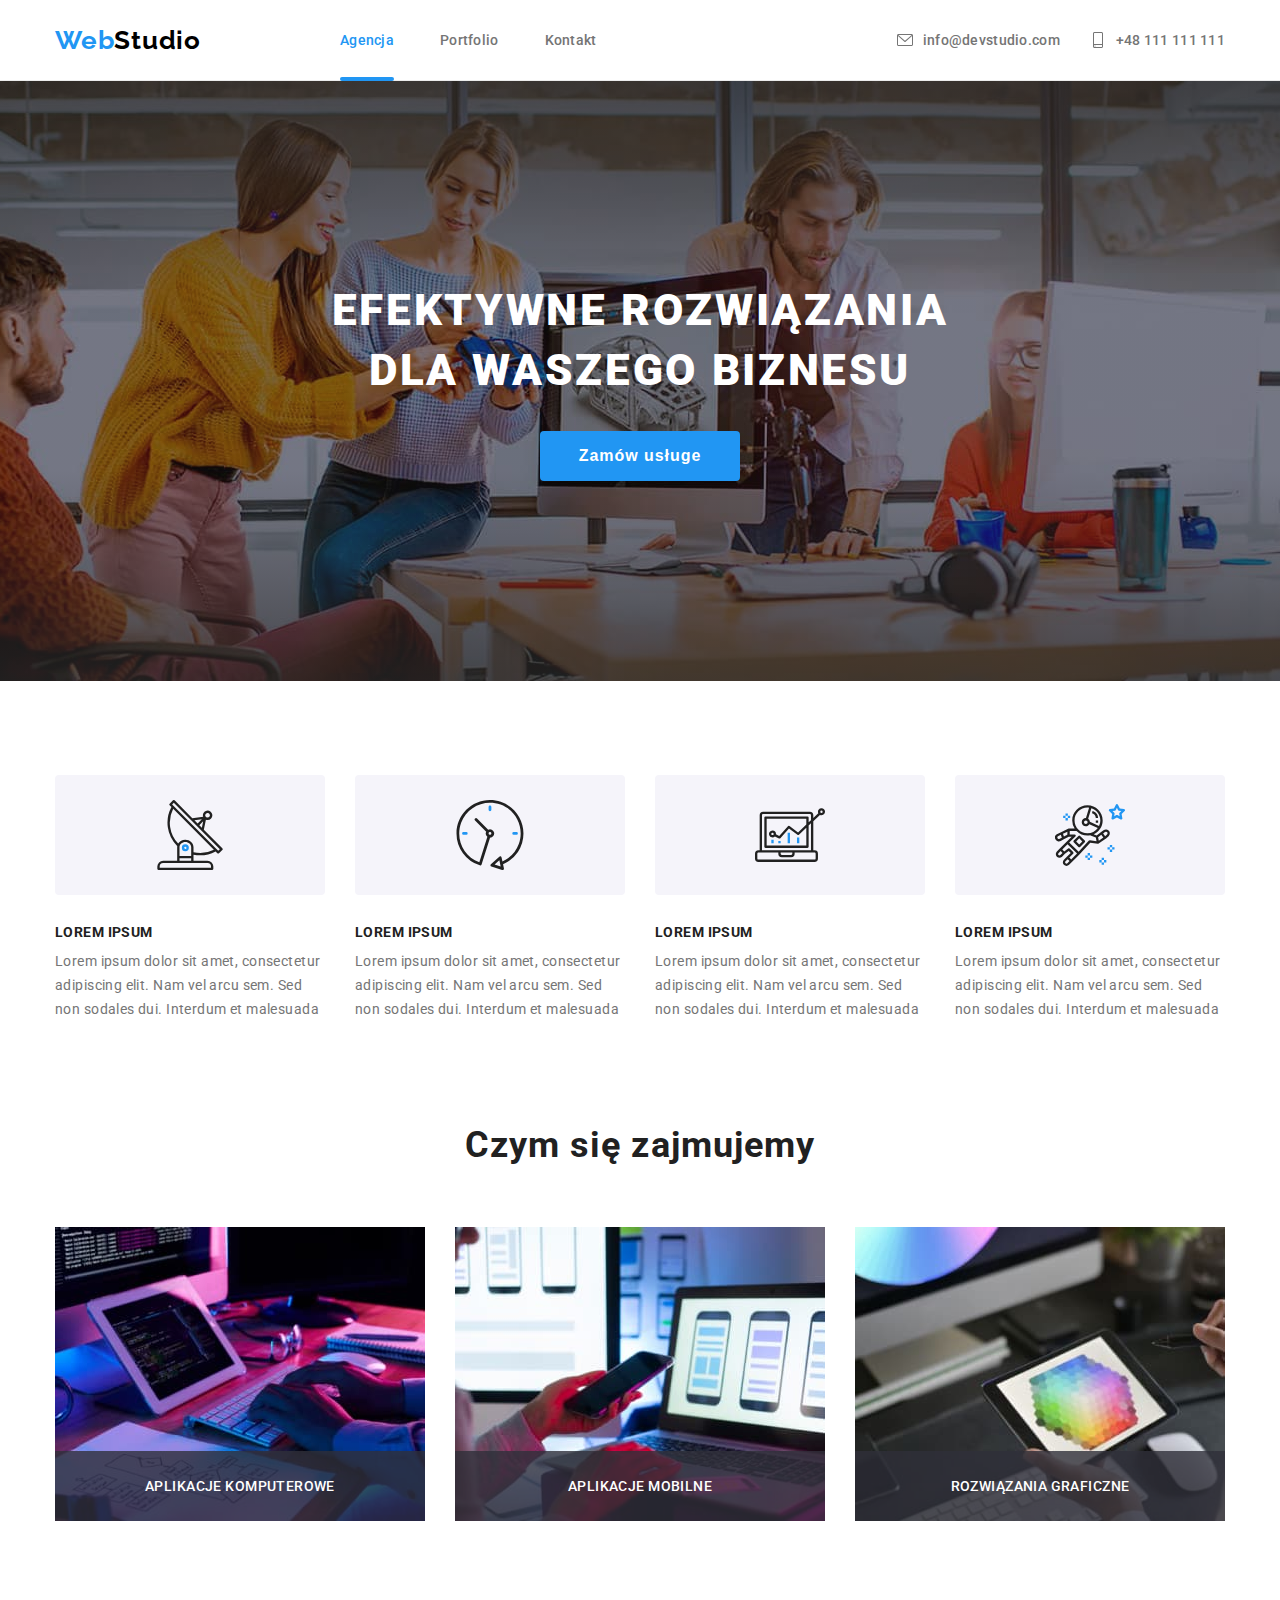
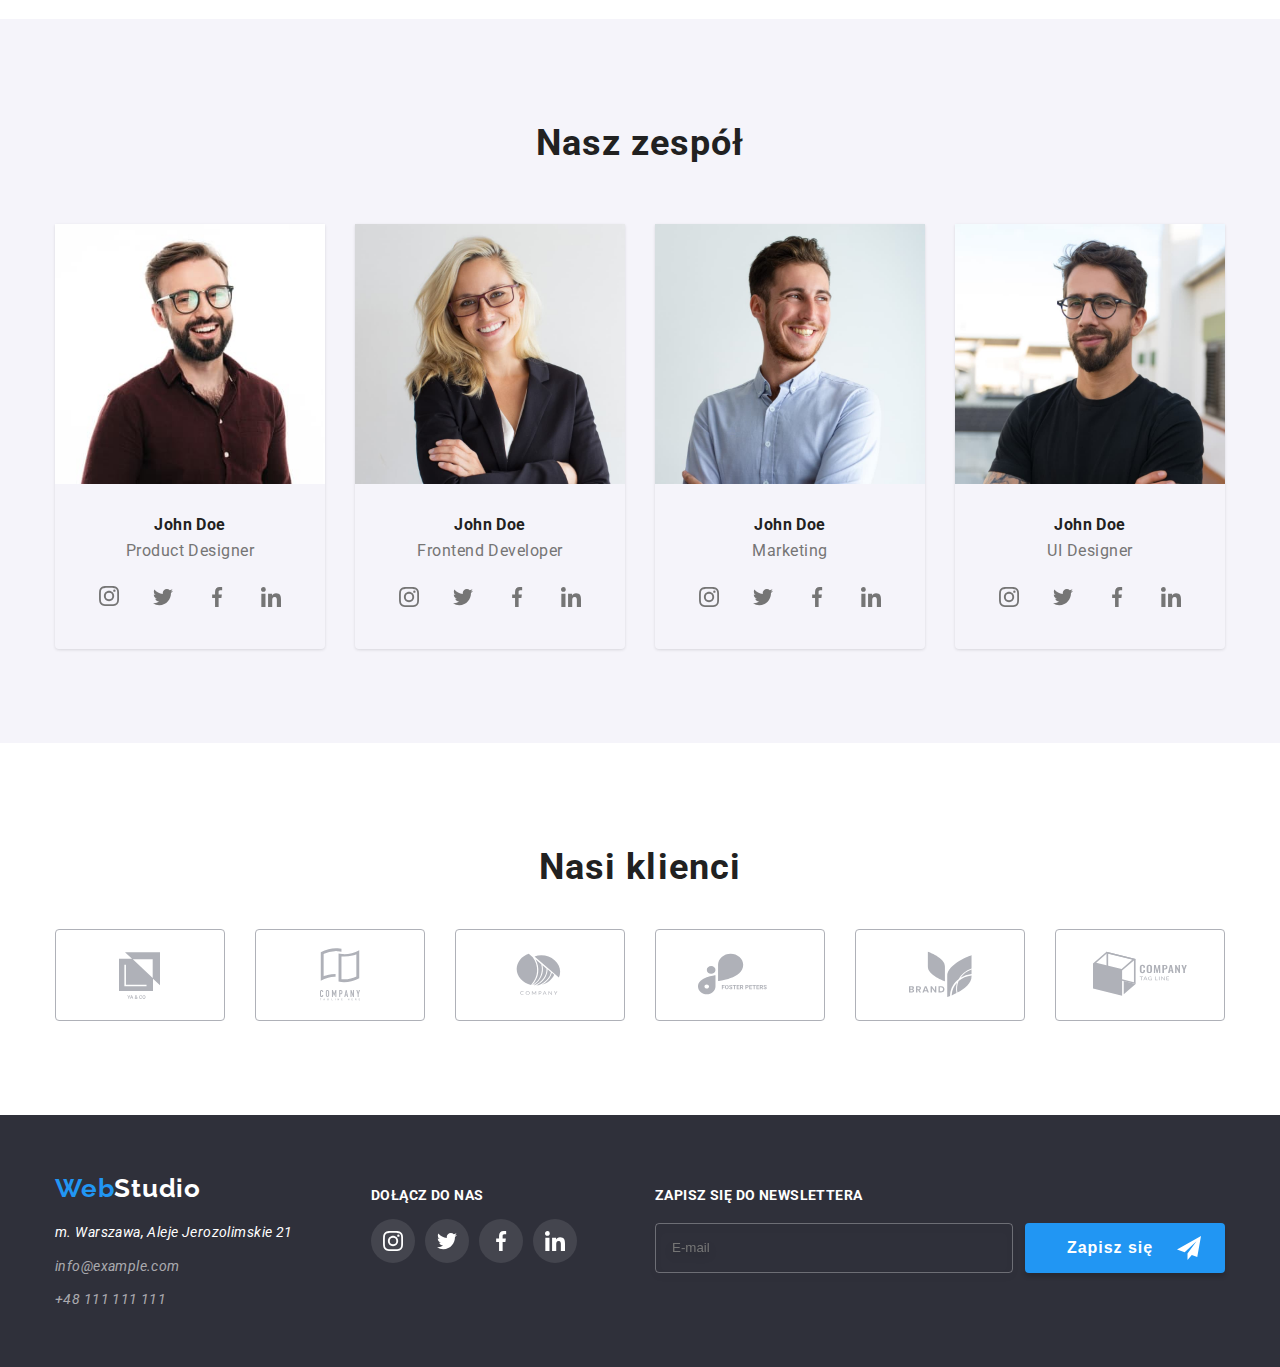
<file: index.html>
<!DOCTYPE html>
<html lang="pl">
  <head>
    <meta charset="UTF-8" />
    <meta http-equiv="X-UA-Compatible" content="IE=edge" />
    <meta name="viewport" content="width=device-width, initial-scale=1.0" />
    <link rel="preconnect" href="https://necolas.github.io/normalize.css/latest/normalize.css" />
    <link rel="preconnect" href="https://fonts.googleapis.com" />
    <link rel="preconnect" href="https://fonts.gstatic.com" crossorigin />
    <link
      href="https://fonts.googleapis.com/css2?family=Raleway:wght@700&family=Roboto:wght@400;500;700;900&display=swap"
      rel="stylesheet"
    />
    <!-- <link href="css/styles.css" rel="stylesheet" /> -->
    <link href="css/main.min.css" rel="stylesheet" />
    <title>Studio</title>
  </head>
  <body>
    <header>
      <div class="background-header">
        <div class="container header-flex">
          <!-- <nav> -->
          <nav class="header-flex__nav-element">
            <a class="links header-flex__nav-element--links-web logo" href="index.html">
              <span> <span class="web-blue"> Web</span>Studio </span>
            </a>
            <a class="links header-flex__nav-element--links-web underline" href="Agencja"
              >Agencja</a
            >
            <a class="links header-flex__nav-element--links-web" href="portfolio.html">Portfolio</a>
            <a class="links header-flex__nav-element--links-web" href="Kontakt">Kontakt</a>
          </nav>
          <!-- </nav> -->
          <ul class="header-flex__nav-element">
            <li class="">
              <a
                class="links header-flex__nav-element--links-contact"
                href="mailto:info@devstudio.com"
              >
                <svg viewbox="0 0 1 1" height="16px">
                  <use href="images/icons.svg#icon-envelope"></use>
                </svg>
                info@devstudio.com</a
              >
            </li>
            <li class="">
              <a class="links header-flex__nav-element--links-contact" href="tel:+48111111111">
                <svg viewbox="0 0 1 1" height="16px">
                  <use href="images/icons.svg#icon-smartphone"></use>
                </svg>
                +48 111 111 111</a
              >
            </li>
          </ul>
        </div>
      </div>
    </header>
    <main>
      <div class="background-heading">
        <h1 class="background-heading__title">EFEKTYWNE ROZWIĄZANIA DLA WASZEGO BIZNESU</h1>
        <button class="button background-heading__title--button" data-modal-open>
          Zamów usługe
        </button>
      </div>
      <section class="container lorem-section">
        <ul class="not-dot lorem-section__icon">
          <li class="lorem-section__icon--box">
            <svg height="70px" width="70px">
              <use href="images/icons.svg#icon-antenna"></use>
            </svg>
          </li>
          <li class="lorem-section__icon--box">
            <svg height="70px" width="70px">
              <use href="images/icons.svg#icon-clock"></use>
            </svg>
          </li>
          <li class="lorem-section__icon--box">
            <svg height="70px" width="70px">
              <use href="images/icons.svg#icon-diagram"></use>
            </svg>
          </li>
          <li class="lorem-section__icon--box">
            <svg height="70px" width="70px">
              <use href="images/icons.svg#icon-astronaut"></use>
            </svg>
          </li>
        </ul>
        <ul class="not-dot list-lorem">
          <li class="list-lorem__item">
            <h3 class="list-lorem__item--heading-text">LOREM IPSUM</h3>
            <p class="list-lorem__item--text">
              Lorem ipsum dolor sit amet, consectetur adipiscing elit. Nam vel arcu sem. Sed non
              sodales dui. Interdum et malesuada
            </p>
          </li>
          <li class="list-lorem__item">
            <h3 class="list-lorem__item--heading-text">LOREM IPSUM</h3>
            <p class="list-lorem__item--text">
              Lorem ipsum dolor sit amet, consectetur adipiscing elit. Nam vel arcu sem. Sed non
              sodales dui. Interdum et malesuada
            </p>
          </li>
          <li class="list-lorem__item">
            <h3 class="list-lorem__item--heading-text">LOREM IPSUM</h3>
            <p class="list-lorem__item--text">
              Lorem ipsum dolor sit amet, consectetur adipiscing elit. Nam vel arcu sem. Sed non
              sodales dui. Interdum et malesuada
            </p>
          </li>
          <li class="list-lorem__item">
            <h3 class="list-lorem__item--heading-text">LOREM IPSUM</h3>
            <p class="list-lorem__item--text">
              Lorem ipsum dolor sit amet, consectetur adipiscing elit. Nam vel arcu sem. Sed non
              sodales dui. Interdum et malesuada
            </p>
          </li>
        </ul>
      </section>
      <div class="container">
        <section class="section">
          <h2 class="what-we-do">Czym się zajmujemy</h2>
          <ul class="not-dot what-we-do__img">
            <li>
              <img
                src="images/img_1.jpg"
                alt="Programista kodujący przy biurku"
                width="370"
                height="294"
              />
              <div class="what-we-do__img--position">
                <div class="what-we-do__img--text">APLIKACJE KOMPUTEROWE</div>
              </div>
            </li>

            <li>
              <img
                src="images/img_2.jpg"
                alt="Człowiek obsługujący telefon i laptop"
                width="370"
                height="294"
              />
              <div class="what-we-do__img--position">
                <div class="what-we-do__img--text">APLIKACJE MOBILNE</div>
              </div>
            </li>
            <li>
              <img
                src="images/img_3.jpg"
                alt="Człowiek wybiera kolor z palety wyświetlanej na tablecie"
                width="370"
                height="294"
              />
              <div class="what-we-do__img--position">
                <div class="what-we-do__img--text">ROZWIĄZANIA GRAFICZNE</div>
              </div>
            </li>
          </ul>
        </section>
      </div>
      <div class="background-our-team">
        <div class="container">
          <section class="section">
            <h2 class="our-team">Nasz zespół</h2>
            <ul class="not-dot our-team__img">
              <li>
                <figure class="under-our-team">
                  <img
                    src="images/img_4.jpg"
                    alt="Uśmiechnięty brunet z zarostem ubrany w okulary i bordową koszulę"
                    width="270"
                    height="260"
                  />
                  <h4 class="under-our-team__name">John Doe</h4>
                  Product Designer
                  <ul class="not-dot under-our-team__item">
                    <li class="icon-social">
                      <div>
                        <svg height="20px" width="20px">
                          <use href="images\icons.svg#icon-instagram"></use>
                        </svg>
                      </div>
                    </li>
                    <li class="icon-social">
                      <svg height="20px" width="20px">
                        <use href="images\icons.svg#icon-twitter"></use>
                      </svg>
                    </li>
                    <li class="icon-social">
                      <svg height="20px" width="20px">
                        <use href="images\icons.svg#icon-facebook"></use>
                      </svg>
                    </li>
                    <li class="icon-social">
                      <svg height="20px" width="20px">
                        <use href="images\icons.svg#icon-linkedin"></use>
                      </svg>
                    </li>
                  </ul>
                </figure>
              </li>
              <li>
                <figure class="under-our-team">
                  <img
                    src="images/img_5.jpg"
                    alt="Uśmiechnięta, długowłosa blondynka ubrana w okulary i żakiet"
                    width="270"
                    height="260"
                  />
                  <h4 class="under-our-team__name">John Doe</h4>
                  Frontend Developer
                  <ul class="not-dot under-our-team__item">
                    <li class="icon-social">
                      <svg height="20px" width="20px">
                        <use href="images\icons.svg#icon-instagram"></use>
                      </svg>
                    </li>
                    <li class="icon-social">
                      <svg height="20px" width="20px">
                        <use href="images\icons.svg#icon-twitter"></use>
                      </svg>
                    </li>
                    <li class="icon-social">
                      <svg height="20px" width="20px">
                        <use href="images\icons.svg#icon-facebook"></use>
                      </svg>
                    </li>
                    <li class="icon-social">
                      <svg height="20px" width="20px">
                        <use href="images\icons.svg#icon-linkedin"></use>
                      </svg>
                    </li>
                  </ul>
                </figure>
              </li>
              <li>
                <figure class="under-our-team">
                  <img
                    src="images/img_6.jpg"
                    alt="Uśmiechnięty młody mężczyzna ubrany w niebieską koszulę"
                    width="270"
                    height="260"
                  />
                  <h4 class="under-our-team__name">John Doe</h4>
                  Marketing
                  <ul class="not-dot under-our-team__item">
                    <li class="icon-social">
                      <svg height="20px" width="20px">
                        <use href="images\icons.svg#icon-instagram"></use>
                      </svg>
                    </li>
                    <li class="icon-social">
                      <svg height="20px" width="20px">
                        <use href="images\icons.svg#icon-twitter"></use>
                      </svg>
                    </li>
                    <li class="icon-social">
                      <svg height="20px" width="20px">
                        <use href="images\icons.svg#icon-facebook"></use>
                      </svg>
                    </li>
                    <li class="icon-social">
                      <svg height="20px" width="20px">
                        <use href="images\icons.svg#icon-linkedin"></use>
                      </svg>
                    </li>
                  </ul>
                </figure>
              </li>
              <li>
                <figure class="under-our-team">
                  <img
                    src="images/img_7.jpg"
                    alt="Mężczyzna z zarostem ubrany w okulary i czarną koszulkę"
                    width="270"
                    height="260"
                  />
                  <h4 class="under-our-team__name">John Doe</h4>
                  UI Designer
                  <ul class="not-dot under-our-team__item">
                    <li class="icon-social">
                      <svg height="20px" width="20px">
                        <use href="images\icons.svg#icon-instagram"></use>
                      </svg>
                    </li>
                    <li class="icon-social">
                      <svg height="20px" width="20px">
                        <use href="images\icons.svg#icon-twitter"></use>
                      </svg>
                    </li>
                    <li class="icon-social">
                      <svg height="20px" width="20px">
                        <use href="images\icons.svg#icon-facebook"></use>
                      </svg>
                    </li>
                    <li class="icon-social">
                      <svg height="20px" width="20px">
                        <use href="images\icons.svg#icon-linkedin"></use>
                      </svg>
                    </li>
                  </ul>
                </figure>
              </li>
            </ul>
          </section>
        </div>
      </div>
      <div class="container">
        <section class="section">
          <h2 class="customers">Nasi klienci</h2>
          <ul class="not-dot customers__item">
            <li class="customers__item--logo">
              <svg height="106px" width="auto">
                <use href="images\icons.svg#icon-logo-1"></use>
              </svg>
            </li>
            <li class="customers__item--logo">
              <svg height="106px" width="auto">
                <use href="images\icons.svg#icon-logo-2"></use>
              </svg>
            </li>
            <li class="customers__item--logo">
              <svg height="106px" width="auto">
                <use href="images\icons.svg#icon-logo-3"></use>
              </svg>
            </li>
            <li class="customers__item--logo">
              <svg height="106px" width="auto">
                <use href="images\icons.svg#icon-logo-4"></use>
              </svg>
            </li>
            <li class="customers__item--logo">
              <svg height="106px" width="auto">
                <use href="images\icons.svg#icon-logo-5"></use>
              </svg>
            </li>
            <li class="customers__item--logo">
              <svg height="106px" width="auto">
                <use href="images\icons.svg#icon-logo-6"></use>
              </svg>
            </li>
          </ul>
        </section>
      </div>
    </main>
    <div class="footer-background">
      <div class="container">
        <footer>
          <ul class="not-dot footer">
            <li class="footer__first-item">
              <h4>
                <a class="links logo logo--footer" href="index.html">
                  <span class="web-blue">Web</span>Studio</a
                >
              </h4>
              <address>
                <ul class="not-dot contact">
                  <li><a class="links contact__address">m. Warszawa, Aleje Jerozolimskie 21</a></li>
                  <li>
                    <a class="links contact__links" href="mailto:info@example.com"
                      >info@example.com</a
                    >
                  </li>
                  <li>
                    <a class="links contact__links" href="tel:+48111111111">+48 111 111 111</a>
                  </li>
                </ul>
              </address>
            </li>
            <li class="footer__second-item">
              <h4 class="footer-heading">DOŁĄCZ DO NAS</h4>
              <ul class="not-dot under-our-team__item">
                <li class="icon-social icon-social-footer">
                  <svg height="20px" width="20px">
                    <use href="images\icons.svg#icon-instagram"></use>
                  </svg>
                </li>
                <li class="icon-social icon-social-footer">
                  <svg height="20px" width="20px">
                    <use href="images\icons.svg#icon-twitter"></use>
                  </svg>
                </li>
                <li class="icon-social icon-social-footer">
                  <svg height="20px" width="20px">
                    <use href="images\icons.svg#icon-facebook"></use>
                  </svg>
                </li>
                <li class="icon-social icon-social-footer">
                  <svg height="20px" width="20px">
                    <use href="images\icons.svg#icon-linkedin"></use>
                  </svg>
                </li>
              </ul>
            </li>
            <li class="footer__third-item">
              <h4 class="footer-heading">ZAPISZ SIĘ DO NEWSLETTERA</h4>
              <form>
                <label class="footer-submit">
                  <input
                    class="footer-submit__input"
                    type="email"
                    name="email"
                    placeholder="E-mail"
                    required
                  />
                  <button class="button footer-submit__button" type="submit">
                    Zapisz się
                    <svg viewBox="0 0 30 30" height="24px" width="24px">
                      <use href="images\icons.svg#icon-icon-send"></use>
                    </svg>
                  </button>
                </label>
              </form>
            </li>
          </ul>
        </footer>
      </div>
    </div>
    <div class="backdrop is-hidden" data-modal>
      <div class="modal">
        <div class="close" data-modal-close>
          <svg viewBox="0 0 30 30" height="30px" width="30px">
            <use href="images\icons.svg#icon-close"></use>
          </svg>
        </div>
        <form action="">
          <ul class="not-dot modal__flex">
            <li>
              <h1 class="modal__heading">Zostaw swoje dane w formularzu poniżej</h1>
            </li>
            <li>
              <label class="input-focus modal__label">
                Imie
                <svg class="modal__svg" viewBox="0 0 18 18" height="30px" width="30px">
                  <use href="images\icons.svg#icon-person-icon"></use>
                </svg>
                <input class="input-focus modal__input"
                  type="text"
                  name="imie"
                  required
                  pattern="^[A-Z][a-z]+$"
                  title="Wymagana wielka litera. Zabronione symbole i spacje."
                />
              </label>
              <label class="input-focus modal__label">
                Telefon
                <svg class="modal__svg" viewBox="0 0 18 18" height="30px" width="30px">
                  <use href="images\icons.svg#icon-phone-icon"></use>
                </svg>
                <input class="input-focus modal__input"
                  type="tel"
                  name="telefon"
                  required
                  pattern="^[1-9]{1}[0-9]{8}$"
                  title="Podaj 9 cyfrową wartość nie zaczynającą się od 0."
                />
              </label>
              <label class="input-focus modal__label">
                Email
                <svg class="modal__svg " viewBox="0 0 18 18" height="30px" width="30px">
                  <use href="images\icons.svg#icon-email-icon"></use>
                </svg>
                <input class="input-focus modal__input" type="email" name="email" required />
              </label>
              <label class="input-focus">
                Komentarz
                <textarea class="input-focus modal__textarea"
                  name="komentarz"
                  id=""
                  cols="30"
                  rows="1"
                  placeholder="Wprowadź tekst"
                ></textarea>
              </label>
            </li>
            <li>
              <input class="check-off" type="checkbox" id="regulations" required title="Pole wymagane" />
              <label class="check" for="regulations">
                  <svg class="check__svg" for="regulations">
                    <use href="images\icons.svg#icon-check-icon"></use>
                  </svg>
                <p class="check-text">
                  Oświadczam iż akceptuję
                  <a class="links-modal" href="Regulamin"> Regulamin</a>
                  i <a class="links-modal" href="Politykę">Politykę Prywatności</a>.
                </p>
              </label>
            </li>
            <li>
              <button class="button modal__button" type="submit">Wyślij</button>
            </li>
          </ul>
        </form>
      </div>
    </div>
    <script src="./js/modal.js"></script>
  </body>
</html>
</file>
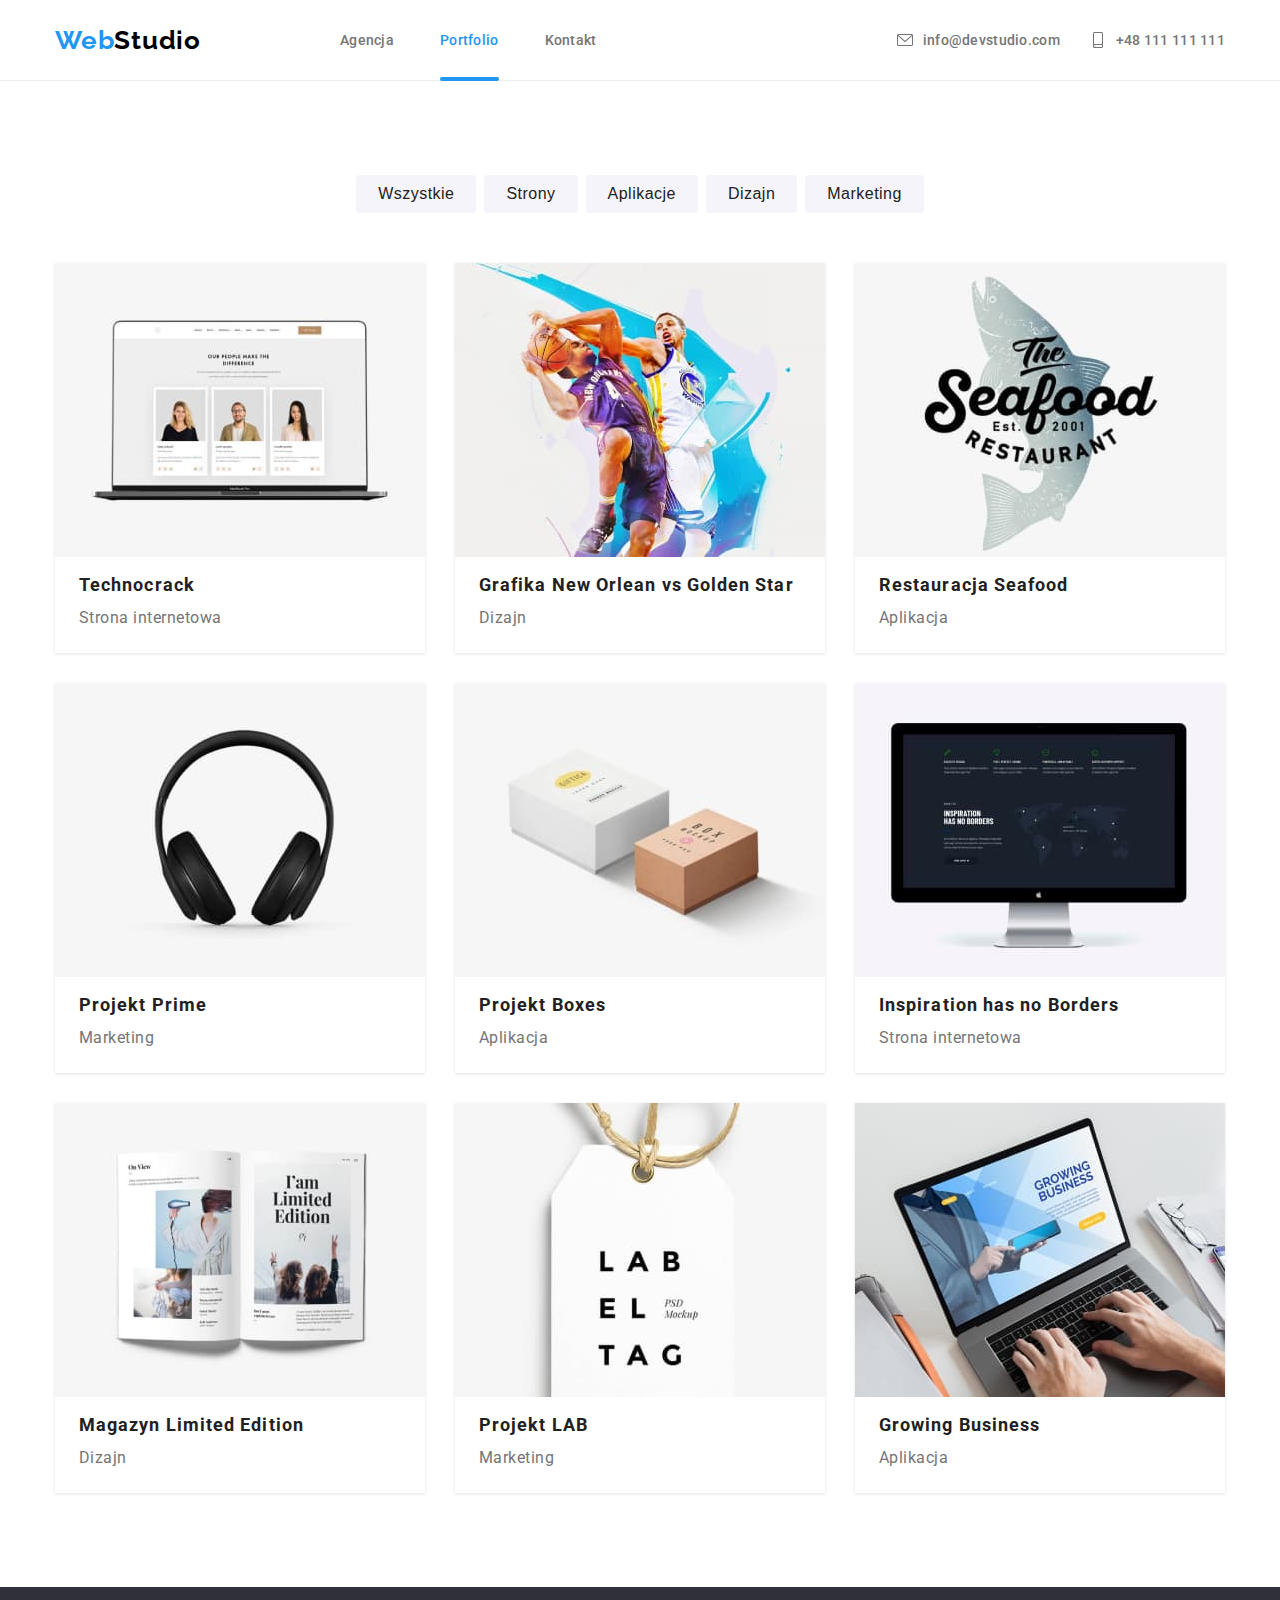
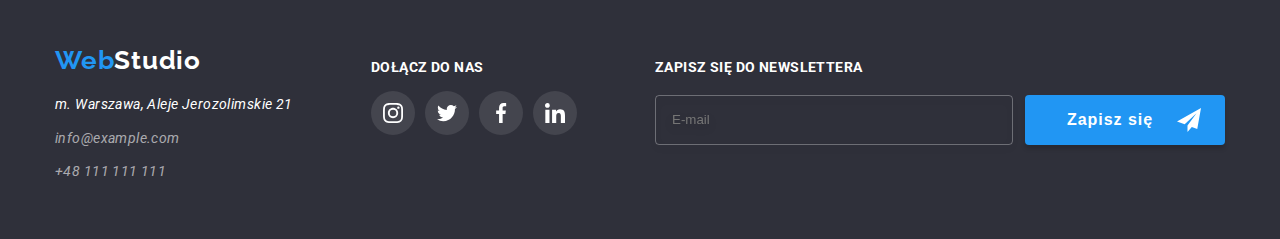
<file: portfolio.html>
<!DOCTYPE html>
<html lang="pl">
  <head>
    <meta charset="UTF-8" />
    <meta http-equiv="X-UA-Compatible" content="IE=edge" />
    <meta name="viewport" content="width=device-width, initial-scale=1.0" />
    <link rel="preconnect" href="https://necolas.github.io/normalize.css/latest/normalize.css" />
    <link rel="preconnect" href="https://fonts.googleapis.com" />
    <link rel="preconnect" href="https://fonts.gstatic.com" crossorigin />
    <link
      href="https://fonts.googleapis.com/css2?family=Raleway:wght@700&family=Roboto:wght@400;500;700;900&display=swap"
      rel="stylesheet"
    />
    <link href="css/main.min.css" rel="stylesheet" />
    <title>Portfolio</title>
  </head>
  <body>
    <header>
      <div class="background-header">
        <div class="container header-flex">
          <!-- <nav> -->
          <nav class="header-flex__nav-element">
            <a class="links header-flex__nav-element--links-web logo" href="index.html">
              <span> <span class="web-blue"> Web</span>Studio </span>
            </a>
            <a class="links header-flex__nav-element--links-web" href="Agencja"
              >Agencja</a
            >
            <a class="links header-flex__nav-element--links-web underline" href="portfolio.html">Portfolio</a>
            <a class="links header-flex__nav-element--links-web" href="Kontakt">Kontakt</a>
          </nav>
          <!-- </nav> -->
          <ul class="header-flex__nav-element">
            <li class="">
              <a
                class="links header-flex__nav-element--links-contact"
                href="mailto:info@devstudio.com"
              >
                <svg viewbox="0 0 1 1" height="16px">
                  <use href="images/icons.svg#icon-envelope"></use>
                </svg>
                info@devstudio.com</a
              >
            </li>
            <li class="">
              <a class="links header-flex__nav-element--links-contact" href="tel:+48111111111">
                <svg viewbox="0 0 1 1" height="16px">
                  <use href="images/icons.svg#icon-smartphone"></use>
                </svg>
                +48 111 111 111</a
              >
            </li>
          </ul>
        </div>
      </div>
    </header>
    <main>
      <div class="container">
        <section class="section">
          <ul class="not-dot list-button">
            <li>
              <button class="button">Wszystkie</button>
            </li>
            <li>
              <button class="button">Strony</button>
            </li>
            <li>
              <button class="button">Aplikacje</button>
            </li>
            <li>
              <button class="button">Dizajn</button>
            </li>
            <li>
              <button class="button">Marketing</button>
            </li>
          </ul>
          <ul class="not-dot img-section">
            <li class="img-section__shadow">
              <figure class="img-section__text">
                <img
                  src="images/img_portfolio_1.jpg"
                  alt="Laptop na jasnym tle. Na jego ekranie wyświetla się strona internetowa"
                  width="370"
                  height="294"
                />
                <div class="roll-up">
                  <div class="roll-up__text">
                    Technocrack jest popularną platformą wykorzystywaną do rozpowszechniania
                    koronawirusa. Firmy wykorzystują tę platformę do celów szpiegowskich i ataków na
                    niezabezpieczone serwery konkurencji
                  </div>
                </div>
                <div class="img-section__text--padding">
                  <h4 class="img-section__text--heading">Technocrack</h4>
                  Strona internetowa
                </div>
              </figure>
            </li>
            <li class="img-section__shadow">
              <figure class="img-section__text">
                <img
                  src="images/img_portfolio_2.jpg"
                  alt="Grafika komputerowa przedstawiająca dwóch koszykarzy walczących o piłkę"
                  width="370"
                  height="294"
                />
                <div class="roll-up">
                  <div class="roll-up__text">
                    Technocrack jest popularną platformą wykorzystywaną do rozpowszechniania
                    koronawirusa. Firmy wykorzystują tę platformę do celów szpiegowskich i ataków na
                    niezabezpieczone serwery konkurencji
                  </div>
                </div>
                <div class="img-section__text--padding">
                  <h4 class="img-section__text--heading">Grafika New Orlean vs Golden Star</h4>
                  Dizajn
                </div>
              </figure>
            </li>
            <li class="img-section__shadow">
              <figure class="img-section__text">
                <img
                  src="images/img_portfolio_3.jpg"
                  alt="Logo restauracji o nazwie  the seafood"
                  width="370"
                  height="294"
                />
                <div class="roll-up">
                  <div class="roll-up__text">
                    Technocrack jest popularną platformą wykorzystywaną do rozpowszechniania
                    koronawirusa. Firmy wykorzystują tę platformę do celów szpiegowskich i ataków na
                    niezabezpieczone serwery konkurencji
                  </div>
                </div>
                <div class="img-section__text--padding">
                  <h4 class="img-section__text--heading">Restauracja Seafood</h4>
                  Aplikacja
                </div>
              </figure>
            </li>
            <li class="img-section__shadow">
              <figure class="img-section__text">
                <img
                  src="images/img_portfolio_4.jpg"
                  alt="Słuchawki nauszne na jasnym tle"
                  width="370"
                  height="294"
                />
                <div class="roll-up">
                  <div class="roll-up__text">
                    Technocrack jest popularną platformą wykorzystywaną do rozpowszechniania
                    koronawirusa. Firmy wykorzystują tę platformę do celów szpiegowskich i ataków na
                    niezabezpieczone serwery konkurencji
                  </div>
                </div>
                <div class="img-section__text--padding">
                  <h4 class="img-section__text--heading">Projekt Prime</h4>
                  Marketing
                </div>
              </figure>
            </li>
            <li class="img-section__shadow">
              <figure class="img-section__text">
                <img
                  src="images/img_portfolio_5.jpg"
                  alt="Grafika koncepcyjna dwóch firmowych opakowań"
                  width="370"
                  height="294"
                />
                <div class="roll-up">
                  <div class="roll-up__text">
                    Technocrack jest popularną platformą wykorzystywaną do rozpowszechniania
                    koronawirusa. Firmy wykorzystują tę platformę do celów szpiegowskich i ataków na
                    niezabezpieczone serwery konkurencji
                  </div>
                </div>
                <div class="img-section__text--padding">
                  <h4 class="img-section__text--heading">Projekt Boxes</h4>
                  Aplikacja
                </div>
              </figure>
            </li>
            <li class="img-section__shadow">
              <figure class="img-section__text">
                <img
                  src="images/img_portfolio_6.jpg"
                  alt="Monitor na jasnym tle. Na jego ekranie wyświetla się strona internetowa"
                  width="370"
                  height="294"
                />
                <div class="roll-up">
                  <div class="roll-up__text">
                    Technocrack jest popularną platformą wykorzystywaną do rozpowszechniania
                    koronawirusa. Firmy wykorzystują tę platformę do celów szpiegowskich i ataków na
                    niezabezpieczone serwery konkurencji
                  </div>
                </div>
                <div class="img-section__text--padding">
                  <h4 class="img-section__text--heading">Inspiration has no Borders</h4>
                  Strona internetowa
                </div>
              </figure>
            </li>
            <li class="img-section__shadow">
              <figure class="img-section__text">
                <img
                  src="images/img_portfolio_7.jpg"
                  alt="Otwarta książka na jasnym tle"
                  width="370"
                  height="294"
                />
                <div class="roll-up">
                  <div class="roll-up__text">
                    Technocrack jest popularną platformą wykorzystywaną do rozpowszechniania
                    koronawirusa. Firmy wykorzystują tę platformę do celów szpiegowskich i ataków na
                    niezabezpieczone serwery konkurencji
                  </div>
                </div>
                <div class="img-section__text--padding">
                  <h4 class="img-section__text--heading">Magazyn Limited Edition</h4>
                  Dizajn
                </div>
              </figure>
            </li>
            <li class="img-section__shadow">
              <figure class="img-section__text">
                <img
                  src="images/img_portfolio_8.jpg"
                  alt="Etykieta na jasnym tle przedstawiająca napis LAB EL TAG PSD Mockup"
                  width="370"
                  height="294"
                />
                <div class="roll-up">
                  <div class="roll-up__text">
                    Technocrack jest popularną platformą wykorzystywaną do rozpowszechniania
                    koronawirusa. Firmy wykorzystują tę platformę do celów szpiegowskich i ataków na
                    niezabezpieczone serwery konkurencji
                  </div>
                </div>
                <div class="img-section__text--padding">
                  <h4 class="img-section__text--heading">Projekt LAB</h4>
                  Marketing
                </div>
              </figure>
            </li>
            <li class="img-section__shadow">
              <figure class="img-section__text">
                <img
                  src="images/img_portfolio_9.jpg"
                  alt="Obraz przedstawiający obsługiwanie latopa"
                  width="370"
                  height="294"
                />
                <div class="roll-up">
                  <div class="roll-up__text">
                    Technocrack jest popularną platformą wykorzystywaną do rozpowszechniania
                    koronawirusa. Firmy wykorzystują tę platformę do celów szpiegowskich i ataków na
                    niezabezpieczone serwery konkurencji
                  </div>
                </div>
                <div class="img-section__text--padding">
                  <h4 class="img-section__text--heading">Growing Business</h4>
                  Aplikacja
                </div>
              </figure>
            </li>
          </ul>
        </section>
      </div>
    </main>
    <div class="footer-background">
      <div class="container">
        <footer>
          <ul class="not-dot footer">
            <li class="footer__first-item">
              <h4>
                <a class="links logo logo--footer" href="index.html">
                  <span class="web-blue">Web</span>Studio</a
                >
              </h4>
              <address>
                <ul class="not-dot contact">
                  <li><a class="links contact__address">m. Warszawa, Aleje Jerozolimskie 21</a></li>
                  <li>
                    <a class="links contact__links" href="mailto:info@example.com"
                      >info@example.com</a
                    >
                  </li>
                  <li>
                    <a class="links contact__links" href="tel:+48111111111">+48 111 111 111</a>
                  </li>
                </ul>
              </address>
            </li>
            <li class="footer__second-item">
              <h4 class="footer-heading">DOŁĄCZ DO NAS</h4>
              <ul class="not-dot under-our-team__item">
                <li class="icon-social icon-social-footer">
                  <svg height="20px" width="20px">
                    <use href="images\icons.svg#icon-instagram"></use>
                  </svg>
                </li>
                <li class="icon-social icon-social-footer">
                  <svg height="20px" width="20px">
                    <use href="images\icons.svg#icon-twitter"></use>
                  </svg>
                </li>
                <li class="icon-social icon-social-footer">
                  <svg height="20px" width="20px">
                    <use href="images\icons.svg#icon-facebook"></use>
                  </svg>
                </li>
                <li class="icon-social icon-social-footer">
                  <svg height="20px" width="20px">
                    <use href="images\icons.svg#icon-linkedin"></use>
                  </svg>
                </li>
              </ul>
            </li>
            <li class="footer__third-item">
              <h4 class="footer-heading">ZAPISZ SIĘ DO NEWSLETTERA</h4>
              <form>
                <label class="footer-submit">
                  <input
                    class="footer-submit__input"
                    type="email"
                    name="email"
                    placeholder="E-mail"
                    required
                  />
                  <button class="button footer-submit__button" type="submit">
                    Zapisz się
                    <svg viewBox="0 0 30 30" height="24px" width="24px">
                      <use href="images\icons.svg#icon-icon-send"></use>
                    </svg>
                  </button>
                </label>
              </form>
            </li>
          </ul>
        </footer>
      </div>
    </div>
  </body>
</html>
</file>
<file: css/main.min.css>
*{margin:0px;padding:0px}body{font-family:"Raleway",sans-serif;font-family:"Roboto",sans-serif;font-weight:500;color:#757575}.container{-webkit-box-sizing:border-box;box-sizing:border-box;width:1200px;margin:auto;padding-left:15px;padding-right:15px}.section{padding:94px 0px}.links{text-decoration:none;font-size:14px;line-height:1;letter-spacing:.02em;-webkit-transition:250ms cubic-bezier(0.4, 0, 0.2, 1);transition:250ms cubic-bezier(0.4, 0, 0.2, 1)}.links:hover,.links:focus{color:#2196f3;fill:#2196f3}.not-dot{list-style-type:none}.invade{-webkit-transition:250ms cubic-bezier(0.4, 0, 0.2, 1);transition:250ms cubic-bezier(0.4, 0, 0.2, 1)}.button{font-size:16px;line-height:1.62;letter-spacing:.03em;border:none;background-color:#f5f4fa;color:#212121;padding:6px 22px 6px 22px;border-radius:4px;-webkit-transition:250ms cubic-bezier(0.4, 0, 0.2, 1);transition:250ms cubic-bezier(0.4, 0, 0.2, 1)}.button:hover,.button:focus{background-color:#2196f3;color:#fff;outline-color:#2196f3;cursor:pointer;-webkit-box-shadow:0px 3px 1px rgba(0,0,0,.1),0px 1px 2px rgba(0,0,0,.08),0px 2px 2px rgba(0,0,0,.12);box-shadow:0px 3px 1px rgba(0,0,0,.1),0px 1px 2px rgba(0,0,0,.08),0px 2px 2px rgba(0,0,0,.12)}.background-header{border-bottom:1px solid #ececec;height:80px;width:100%}.header-flex{display:-webkit-box;display:-ms-flexbox;display:flex;height:80px;-webkit-box-align:center;-ms-flex-align:center;align-items:center;-webkit-box-pack:justify;-ms-flex-pack:justify;justify-content:space-between}.header-flex__nav-element{display:-webkit-box;display:-ms-flexbox;display:flex;-webkit-box-align:center;-ms-flex-align:center;align-items:center;list-style-type:none}.header-flex__nav-element--links-web{fill:#757575;display:-webkit-box;display:-ms-flexbox;display:flex;-webkit-box-align:center;-ms-flex-align:center;align-items:center;color:#757575;font-family:"Roboto",sans-serif;font-size:14px;font-weight:500;line-height:16px;letter-spacing:.02em;list-style-type:none}.header-flex__nav-element--links-web:nth-child(n+2){margin-left:46px}.header-flex__nav-element--links-web:nth-child(1){margin-right:93px}.header-flex__nav-element--links-contact{fill:#757575;display:-webkit-box;display:-ms-flexbox;display:flex;-webkit-box-align:center;-ms-flex-align:center;align-items:center;color:#757575;font-family:"Roboto",sans-serif;font-size:14px;font-weight:500;line-height:16px;letter-spacing:.02em;text-decoration:none;list-style-type:none;gap:10px}.header-flex__nav-element--links-contact:nth-child(n){margin-left:30px}.underline{color:#2196f3;position:relative}.underline::after{position:absolute;display:block;content:"";top:45px;width:100%;height:4px;border-radius:2px;background-color:#2196f3;pointer-events:none}.background-heading{background-color:rgba(47,48,58,.4);background-image:-webkit-gradient(linear, left bottom, left top, from(rgba(44, 44, 44, 0.7)), color-stop(35%, rgba(44, 44, 44, 0.2)), color-stop(65%, rgba(44, 44, 44, 0.2)), color-stop(65%, rgba(44, 44, 44, 0.2)), to(rgba(44, 44, 44, 0.7))),url("../images/background.png");background-image:linear-gradient(0deg, rgba(44, 44, 44, 0.7) 0%, rgba(44, 44, 44, 0.2) 35%, rgba(44, 44, 44, 0.2) 65%, rgba(44, 44, 44, 0.2) 65%, rgba(44, 44, 44, 0.7) 100%),url("../images/background.png");background-repeat:repeat;background-position:center;max-width:1600vw;height:600px;display:-webkit-box;display:-ms-flexbox;display:flex;-webkit-box-orient:vertical;-webkit-box-direction:normal;-ms-flex-direction:column;flex-direction:column;-webkit-box-pack:center;-ms-flex-pack:center;justify-content:center;-webkit-box-align:center;-ms-flex-align:center;align-items:center}.background-heading__title{font-weight:900;font-size:44px;line-height:1.36;text-align:center;letter-spacing:.06em;text-transform:uppercase;width:696px;height:120px;color:#fff;margin-bottom:30px}.background-heading__title--button{background:#2196f3;-webkit-box-shadow:0px 4px 4px rgba(0,0,0,.15);box-shadow:0px 4px 4px rgba(0,0,0,.15);border-radius:4px;width:200px;height:50px;font-weight:700;font-size:16px;line-height:1.88;letter-spacing:.06em;color:#fff}.lorem-section{margin-top:94px}.lorem-section__icon{display:-webkit-box;display:-ms-flexbox;display:flex;-webkit-box-orient:horizontal;-webkit-box-direction:normal;-ms-flex-direction:row;flex-direction:row;-ms-flex-wrap:wrap;flex-wrap:wrap;gap:30px}.lorem-section__icon--box{width:270px;height:120px;background:#f5f4fa;border-radius:4px;margin-bottom:30px;display:-webkit-box;display:-ms-flexbox;display:flex;-webkit-box-pack:center;-ms-flex-pack:center;justify-content:center;-webkit-box-align:center;-ms-flex-align:center;align-items:center}.list-lorem{display:-webkit-box;display:-ms-flexbox;display:flex;-webkit-box-pack:center;-ms-flex-pack:center;justify-content:center;gap:30px}.list-lorem__item{width:270px}.list-lorem__item--heading-text{font-weight:700;font-size:14px;line-height:1;letter-spacing:.03em;text-transform:uppercase;color:#212121}.list-lorem__item--text{font-weight:400;font-size:14px;line-height:24px;letter-spacing:.03em;margin-top:10px}.what-we-do{font-weight:700;font-size:36px;line-height:1.71;text-align:center;letter-spacing:.03em;color:#212121}.what-we-do__img{display:-webkit-box;display:-ms-flexbox;display:flex;-ms-flex-wrap:wrap;flex-wrap:wrap;margin-top:50px}.what-we-do__img>:nth-child(n+2){margin-left:30px}.what-we-do__img--position{position:relative}.what-we-do__img--text{background-color:rgba(47,48,58,.8);width:100%;padding:27px 0px;font-family:"Roboto",sans-serif;font-size:14px;line-height:16px;text-align:center;letter-spacing:.03em;color:#fff;position:absolute;bottom:4px}.background-our-team{background:#f5f4fa;min-width:100%}.our-team{font-weight:700;font-size:36px;line-height:1.71;text-align:center;letter-spacing:.03em;color:#212121}.our-team__img{display:-webkit-box;display:-ms-flexbox;display:flex;-ms-flex-wrap:wrap;flex-wrap:wrap;margin-top:50px}.our-team__img>:nth-child(n+2){margin-left:30px}.under-our-team{font-weight:400;font-size:16px;line-height:1;text-align:center;letter-spacing:.03em;-webkit-box-shadow:0px 2px 1px 0px rgba(0,0,0,.2);box-shadow:0px 2px 1px 0px rgba(0,0,0,.2);-webkit-box-shadow:0px 1px 1px 0px rgba(0,0,0,.1411764706);box-shadow:0px 1px 1px 0px rgba(0,0,0,.1411764706);-webkit-box-shadow:0px 1px 3px 0px rgba(0,0,0,.1215686275);box-shadow:0px 1px 3px 0px rgba(0,0,0,.1215686275);border-radius:0px 0px 4px 4px;padding-bottom:30px}.under-our-team__name{font-size:16px;line-height:1;text-align:center;letter-spacing:.03em;padding:30px 0px 10px 0px;color:#212121}.under-our-team__item{display:-webkit-box;display:-ms-flexbox;display:flex;-webkit-box-pack:center;-ms-flex-pack:center;justify-content:center;gap:10px}.icon-social{border:solid 0px;border-radius:50%;height:44px;width:44px;background-color:none;fill:#757575;display:-webkit-box;display:-ms-flexbox;display:flex;-webkit-box-pack:center;-ms-flex-pack:center;justify-content:center;-webkit-box-align:center;-ms-flex-align:center;align-items:center;margin-top:16px;-webkit-transition:250ms cubic-bezier(0.4, 0, 0.2, 1);transition:250ms cubic-bezier(0.4, 0, 0.2, 1)}.icon-social:hover,.icon-social:focus{background-color:#2196f3;fill:#fff;cursor:pointer}.customers{font-weight:700;font-size:36px;line-height:1.71;text-align:center;letter-spacing:.03em;color:#212121}.customers__item{display:-webkit-box;display:-ms-flexbox;display:flex;gap:30px}.customers__item--logo{fill:#afb1b8;width:170px;height:92px;-webkit-box-sizing:border-box;box-sizing:border-box;border:1px solid #afb1b8;border-radius:4px;margin-top:30px;display:-webkit-box;display:-ms-flexbox;display:flex;-webkit-box-pack:center;-ms-flex-pack:center;justify-content:center;-webkit-box-align:center;-ms-flex-align:center;align-items:center;-webkit-transition:250ms cubic-bezier(0.4, 0, 0.2, 1);transition:250ms cubic-bezier(0.4, 0, 0.2, 1)}.customers__item--logo:hover,.customers__item--logo:focus{fill:#2196f3;border:1px solid #2196f3;border-radius:4px;cursor:pointer}.footer-background{background-color:#2f303a;width:100%;height:252px}.footer{display:-webkit-box;display:-ms-flexbox;display:flex;-webkit-box-orient:horizontal;-webkit-box-direction:normal;-ms-flex-direction:row;flex-direction:row;-webkit-box-sizing:border-box;box-sizing:border-box}.footer__first-item{padding-top:60px;margin-right:70px;min-width:246px}.footer__second-item{padding-top:72px;margin-right:78px}.footer__third-item{padding-top:72px}.contact{display:-webkit-box;display:-ms-flexbox;display:flex;-webkit-box-orient:vertical;-webkit-box-direction:normal;-ms-flex-direction:column;flex-direction:column;gap:9px;margin-top:20px}.contact__address{color:#fff;font-weight:400;font-size:14px;line-height:1.71;letter-spacing:.03em}.contact__links{color:rgba(255,255,255,.6);font-weight:400;font-size:14px;line-height:24px;letter-spacing:.03em}.footer-heading{color:#fff;font-family:Roboto;font-size:14px;font-weight:700;line-height:16px;letter-spacing:.03em;text-align:left}.footer-submit{display:-webkit-box;display:-ms-flexbox;display:flex;-webkit-box-align:end;-ms-flex-align:end;align-items:flex-end;gap:12px;padding-top:20px}.footer-submit__input{-webkit-box-sizing:border-box;box-sizing:border-box;width:358px;height:50px;background-color:rgba(0,0,0,0);border:1px solid rgba(255,255,255,.3);-webkit-filter:drop-shadow(0px 4px 4px rgba(0, 0, 0, 0.15));filter:drop-shadow(0px 4px 4px rgba(0, 0, 0, 0.15));border-radius:4px;color:var(--text-on-dark-background);padding-left:16px}.footer-submit__input:required{background-color:var(--brand-background-color)}.footer-submit__button{background:#2196f3;-webkit-box-shadow:0px 4px 4px rgba(0,0,0,.15);box-shadow:0px 4px 4px rgba(0,0,0,.15);border-radius:4px;width:200px;height:50px;font-weight:700;font-size:16px;line-height:1.88;letter-spacing:.06em;color:#fff;display:-webkit-box;display:-ms-flexbox;display:flex;-webkit-box-align:center;-ms-flex-align:center;align-items:center;gap:24px;padding-left:42px;fill:#fff}.icon-social-footer{fill:#fff;background-color:rgba(255,255,255,.1019607843)}.backdrop{display:-webkit-box;display:-ms-flexbox;display:flex;-webkit-box-align:center;-ms-flex-align:center;align-items:center;-webkit-box-pack:center;-ms-flex-pack:center;justify-content:center;position:fixed;top:0;min-width:100%;min-height:100%;background-color:rgba(0,0,0,.2);-webkit-transition:opacity 500ms 500ms cubic-bezier(0.4, 0, 0.2, 1);transition:opacity 500ms 500ms cubic-bezier(0.4, 0, 0.2, 1)}.is-hidden{visibility:hidden;opacity:0;pointer-events:none;-webkit-transition:500ms cubic-bezier(0.4, 0, 0.2, 1);transition:500ms cubic-bezier(0.4, 0, 0.2, 1)}.modal{position:relative;height:581px;width:528px;background-color:#fff;border-radius:4px}.modal__label{display:-webkit-box;display:-ms-flexbox;display:flex;-webkit-box-orient:vertical;-webkit-box-direction:normal;-ms-flex-direction:column;flex-direction:column;position:relative;font-weight:400;font-size:12px;line-height:14px;letter-spacing:.01em;color:#757575}.modal__flex{display:-webkit-box;display:-ms-flexbox;display:flex;-webkit-box-orient:vertical;-webkit-box-direction:normal;-ms-flex-direction:column;flex-direction:column;-webkit-box-align:center;-ms-flex-align:center;align-items:center;padding:40px}.modal__svg{position:absolute;width:18px;height:18px;left:12px;bottom:21px}.modal__input{-webkit-box-sizing:border-box;box-sizing:border-box;min-width:448px;min-height:40px;border:1px solid rgba(33,33,33,.2);border-radius:4px;margin-top:4px;margin-bottom:10px;padding-left:42px;-webkit-transition:250ms cubic-bezier(0.4, 0, 0.2, 1);transition:250ms cubic-bezier(0.4, 0, 0.2, 1)}.modal__textarea{-webkit-box-sizing:border-box;box-sizing:border-box;min-height:120px;min-width:448px;border:1px solid rgba(33,33,33,.2);border-radius:4px;padding:12px;margin-top:4px;resize:none}.modal__heading{height:23px;width:448px;font-family:"Roboto",sans-serif;font-size:20px;font-weight:700;line-height:23px;letter-spacing:.03em;text-align:center;padding-bottom:12px}.modal__button{margin-top:30px;background:#2196f3;-webkit-box-shadow:0px 4px 4px rgba(0,0,0,.15);box-shadow:0px 4px 4px rgba(0,0,0,.15);border-radius:4px;width:200px;height:50px;font-weight:700;font-size:16px;line-height:1.88;letter-spacing:.06em;color:#fff}.input-focus:hover,.input-focus:focus{fill:#2196f3;border-color:#2196f3}.input-focus:hover>:nth-child(n),.input-focus:focus>:nth-child(n){fill:#2196f3}.check-off{-webkit-appearance:none;-moz-appearance:none;appearance:none}.check{display:-webkit-box;display:-ms-flexbox;display:flex;-webkit-box-align:center;-ms-flex-align:center;align-items:center;cursor:pointer;position:relative}.check__svg{width:16px;height:15px;fill:#2196f3;border-radius:2px;-webkit-transition:250ms cubic-bezier(0.4, 0, 0.2, 1);transition:250ms cubic-bezier(0.4, 0, 0.2, 1)}.check::before{display:block;top:4px;-webkit-box-sizing:border-box;box-sizing:border-box;position:absolute;content:"";width:16px;height:15px;border:2px solid #212121;border-radius:4px;-webkit-transition:-webkit-transform .5s;transition:-webkit-transform .5s;transition:transform .5s;transition:transform .5s, -webkit-transform .5s;background-repeat:no-repeat;background-size:auto 100%;background-position:center;-webkit-transition:250ms cubic-bezier(0.4, 0, 0.2, 1);transition:250ms cubic-bezier(0.4, 0, 0.2, 1)}input:not(:checked)+.check>svg{opacity:0;-webkit-transition:250ms cubic-bezier(0.4, 0, 0.2, 1);transition:250ms cubic-bezier(0.4, 0, 0.2, 1)}.check-off:checked+.check::before{border:none;opacity:1}.links-modal{color:#2196f3}.check-text{font-family:"Roboto",sans-serif;height:24px;font-weight:400;font-size:14px;line-height:24px;letter-spacing:.03em;color:#757575;margin-left:7px}.background-heading__title--button:hover>data-modal-open{-webkit-transform:translate(10%, 100%);transform:translate(10%, 100%);visibility:hidden}.close{position:absolute;height:30px;width:30px;right:8px;border:1px solid rgba(0,0,0,.1);border-radius:50%;top:8px;fill:#000;cursor:pointer;-webkit-transform:scale(1.1);transform:scale(1.1)}.list-button{display:-webkit-box;display:-ms-flexbox;display:flex;-webkit-box-pack:center;-ms-flex-pack:center;justify-content:center;gap:8px}.img-section{display:-webkit-box;display:-ms-flexbox;display:flex;-ms-flex-wrap:wrap;flex-wrap:wrap;gap:30px;margin-top:50px}.img-section__shadow:hover,.img-section__shadow:focus{-webkit-box-shadow:0px 1px 1px rgba(0,0,0,.12);box-shadow:0px 1px 1px rgba(0,0,0,.12);-webkit-box-shadow:0px 4px 4px rgba(0,0,0,.06);box-shadow:0px 4px 4px rgba(0,0,0,.06);-webkit-box-shadow:1px 4px 6px rgba(0,0,0,.16);box-shadow:1px 4px 6px rgba(0,0,0,.16);cursor:pointer}.img-section__text{position:relative;font-weight:400;font-size:16px;line-height:30px;letter-spacing:.03em;-webkit-box-shadow:0px 2px 1px 0px rgba(0,0,0,.2);box-shadow:0px 2px 1px 0px rgba(0,0,0,.2);-webkit-box-shadow:0px 1px 1px 0px rgba(0,0,0,.1411764706);box-shadow:0px 1px 1px 0px rgba(0,0,0,.1411764706);-webkit-box-shadow:0px 1px 3px 0px rgba(0,0,0,.1215686275);box-shadow:0px 1px 3px 0px rgba(0,0,0,.1215686275);padding-bottom:20px;width:370px}.img-section__text:hover .roll-up__text{position:absolute;-webkit-transform:translate(0%, 0%);transform:translate(0%, 0%)}.img-section__text--padding{padding-left:24px}.img-section__text--heading{font-weight:700;font-size:18px;line-height:2;letter-spacing:.06em;color:#212121}.roll-up{-webkit-box-sizing:border-box;box-sizing:border-box;position:absolute;bottom:96px;width:370px;height:294px;overflow:hidden}.roll-up__text{-webkit-box-sizing:border-box;box-sizing:border-box;width:370px;height:294px;padding:49px 24px;font-family:"Roboto",sans-serif;font-size:18px;font-weight:400;line-height:28px;letter-spacing:.03em;text-align:left;color:#fff;background-color:rgba(33,150,243,.9);-webkit-transition:250ms cubic-bezier(0.4, 0, 0.2, 1);transition:250ms cubic-bezier(0.4, 0, 0.2, 1);-webkit-transform:translate(0%, 100%);transform:translate(0%, 100%)}.logo{color:#000;font-family:"Raleway",sans-serif;font-weight:700;font-size:26px;line-height:1;letter-spacing:.03em;word-spacing:0;text-decoration:none}.logo--footer{color:#fff}.logo .web-blue{color:#2196f3}/*# sourceMappingURL=main.min.css.map */
</file>
